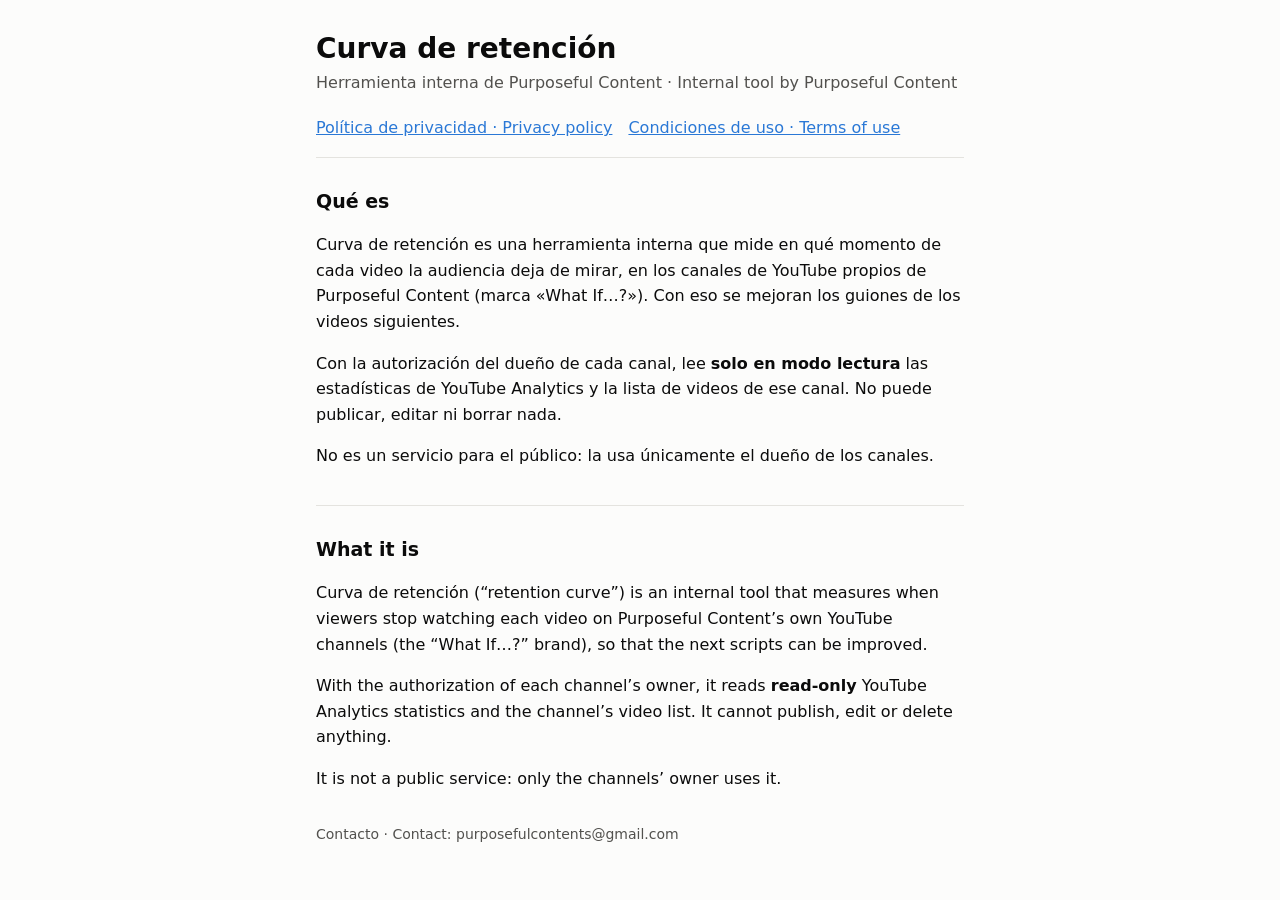
<file: index.html>
<!doctype html>
<html lang="es">
<head>
<meta charset="utf-8">
<meta name="viewport" content="width=device-width, initial-scale=1">
<title>Curva de retención</title>
<meta name="description" content="Herramienta interna de Purposeful Content para medir la retención de la audiencia en sus propios canales de YouTube.">
<link rel="stylesheet" href="estilo.css">
</head>
<body>
<main>
  <h1>Curva de retención</h1>
  <p class="sub">Herramienta interna de Purposeful Content · Internal tool by Purposeful Content</p>
  <nav>
    <a href="privacidad.html">Política de privacidad · Privacy policy</a>
    <a href="condiciones.html">Condiciones de uso · Terms of use</a>
  </nav>

  <h2>Qué es</h2>
  <p>Curva de retención es una herramienta interna que mide en qué momento de cada video la audiencia deja de mirar, en los
  canales de YouTube propios de Purposeful Content (marca «What If…?»). Con eso se mejoran los guiones de los videos
  siguientes.</p>
  <p>Con la autorización del dueño de cada canal, lee <strong>solo en modo lectura</strong> las estadísticas de YouTube
  Analytics y la lista de videos de ese canal. No puede publicar, editar ni borrar nada.</p>
  <p>No es un servicio para el público: la usa únicamente el dueño de los canales.</p>

  <hr>

  <h2>What it is</h2>
  <p>Curva de retención (“retention curve”) is an internal tool that measures when viewers stop watching each video on
  Purposeful Content’s own YouTube channels (the “What If…?” brand), so that the next scripts can be improved.</p>
  <p>With the authorization of each channel’s owner, it reads <strong>read-only</strong> YouTube Analytics statistics and
  the channel’s video list. It cannot publish, edit or delete anything.</p>
  <p>It is not a public service: only the channels’ owner uses it.</p>

  <footer>Contacto · Contact: purposefulcontents@gmail.com</footer>
</main>
</body>
</html>
</file>
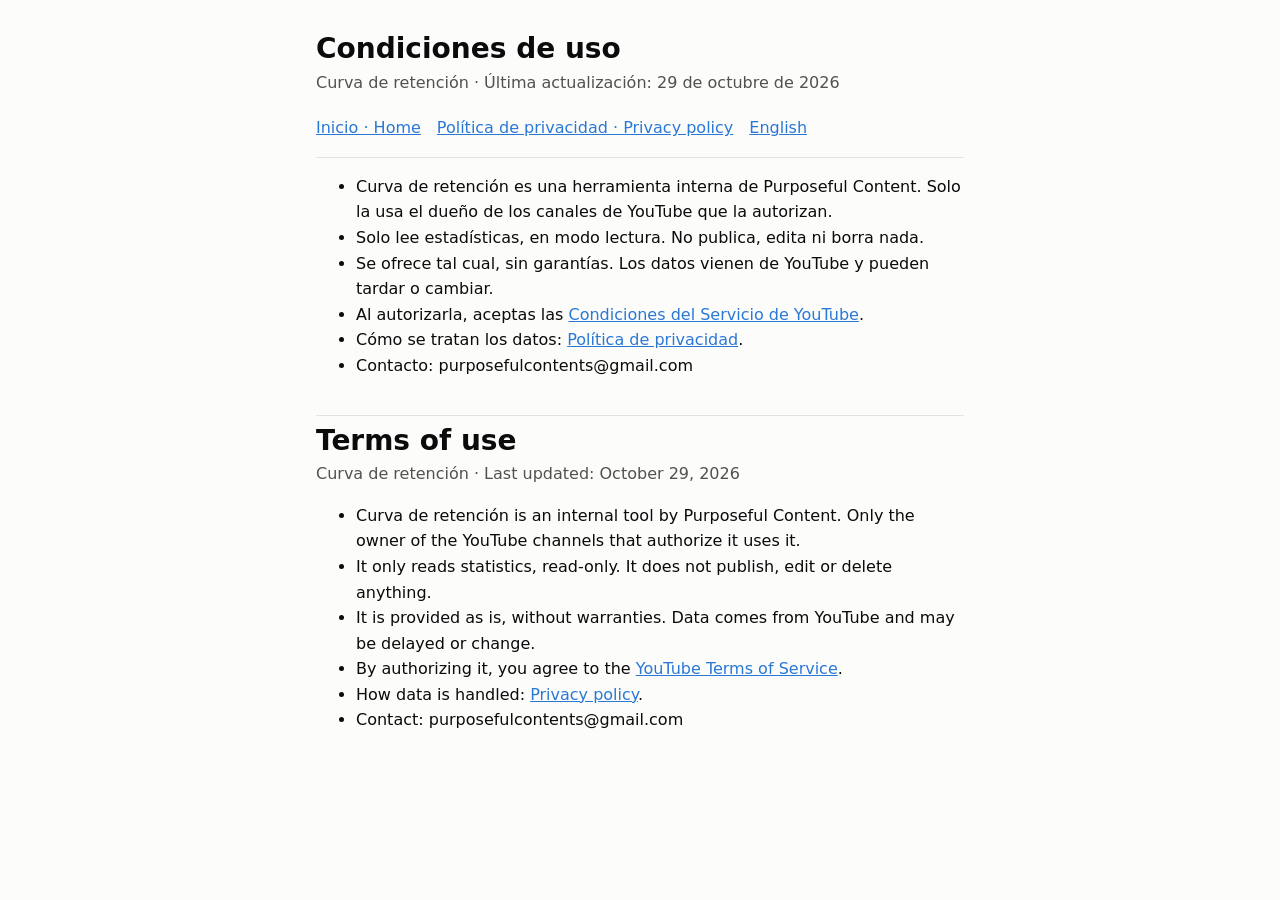
<file: condiciones.html>
<!doctype html>
<html lang="es">
<head>
<meta charset="utf-8">
<meta name="viewport" content="width=device-width, initial-scale=1">
<title>Condiciones de uso</title>
<meta name="description" content="Condiciones de uso de Curva de retención.">
<link rel="stylesheet" href="estilo.css">
</head>
<body>
<main>
  <h1>Condiciones de uso</h1>
  <p class="sub">Curva de retención · Última actualización: 29 de octubre de 2026</p>
  <nav>
    <a href="./">Inicio · Home</a>
    <a href="privacidad.html">Política de privacidad · Privacy policy</a>
    <a href="#en">English</a>
  </nav>

  <ul>
    <li>Curva de retención es una herramienta interna de Purposeful Content. Solo la usa el dueño de los canales de YouTube
      que la autorizan.</li>
    <li>Solo lee estadísticas, en modo lectura. No publica, edita ni borra nada.</li>
    <li>Se ofrece tal cual, sin garantías. Los datos vienen de YouTube y pueden tardar o cambiar.</li>
    <li>Al autorizarla, aceptas las <a href="https://www.youtube.com/t/terms">Condiciones del Servicio de YouTube</a>.</li>
    <li>Cómo se tratan los datos: <a href="privacidad.html">Política de privacidad</a>.</li>
    <li>Contacto: purposefulcontents@gmail.com</li>
  </ul>

  <hr id="en">

  <h1>Terms of use</h1>
  <p class="sub">Curva de retención · Last updated: October 29, 2026</p>
  <ul>
    <li>Curva de retención is an internal tool by Purposeful Content. Only the owner of the YouTube channels that authorize it
      uses it.</li>
    <li>It only reads statistics, read-only. It does not publish, edit or delete anything.</li>
    <li>It is provided as is, without warranties. Data comes from YouTube and may be delayed or change.</li>
    <li>By authorizing it, you agree to the <a href="https://www.youtube.com/t/terms">YouTube Terms of Service</a>.</li>
    <li>How data is handled: <a href="privacidad.html">Privacy policy</a>.</li>
    <li>Contact: purposefulcontents@gmail.com</li>
  </ul>
</main>
</body>
</html>
</file>
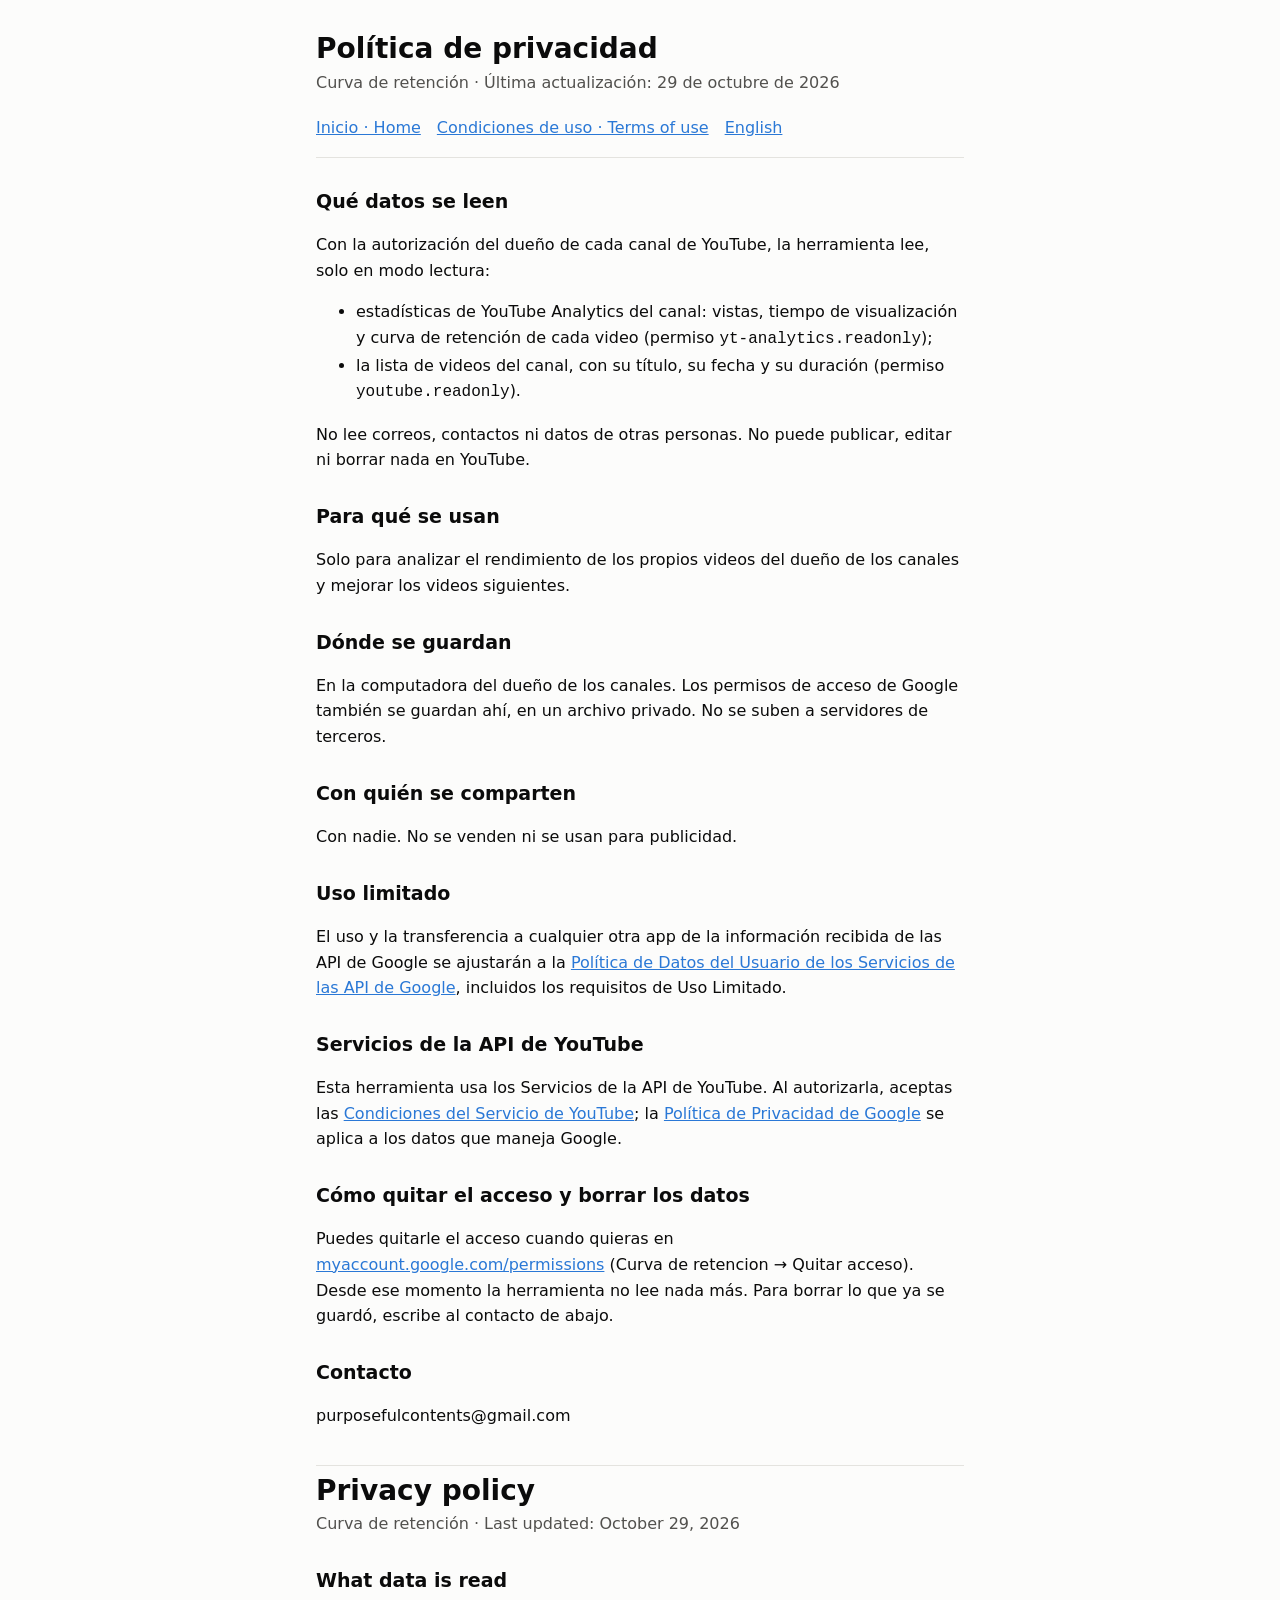
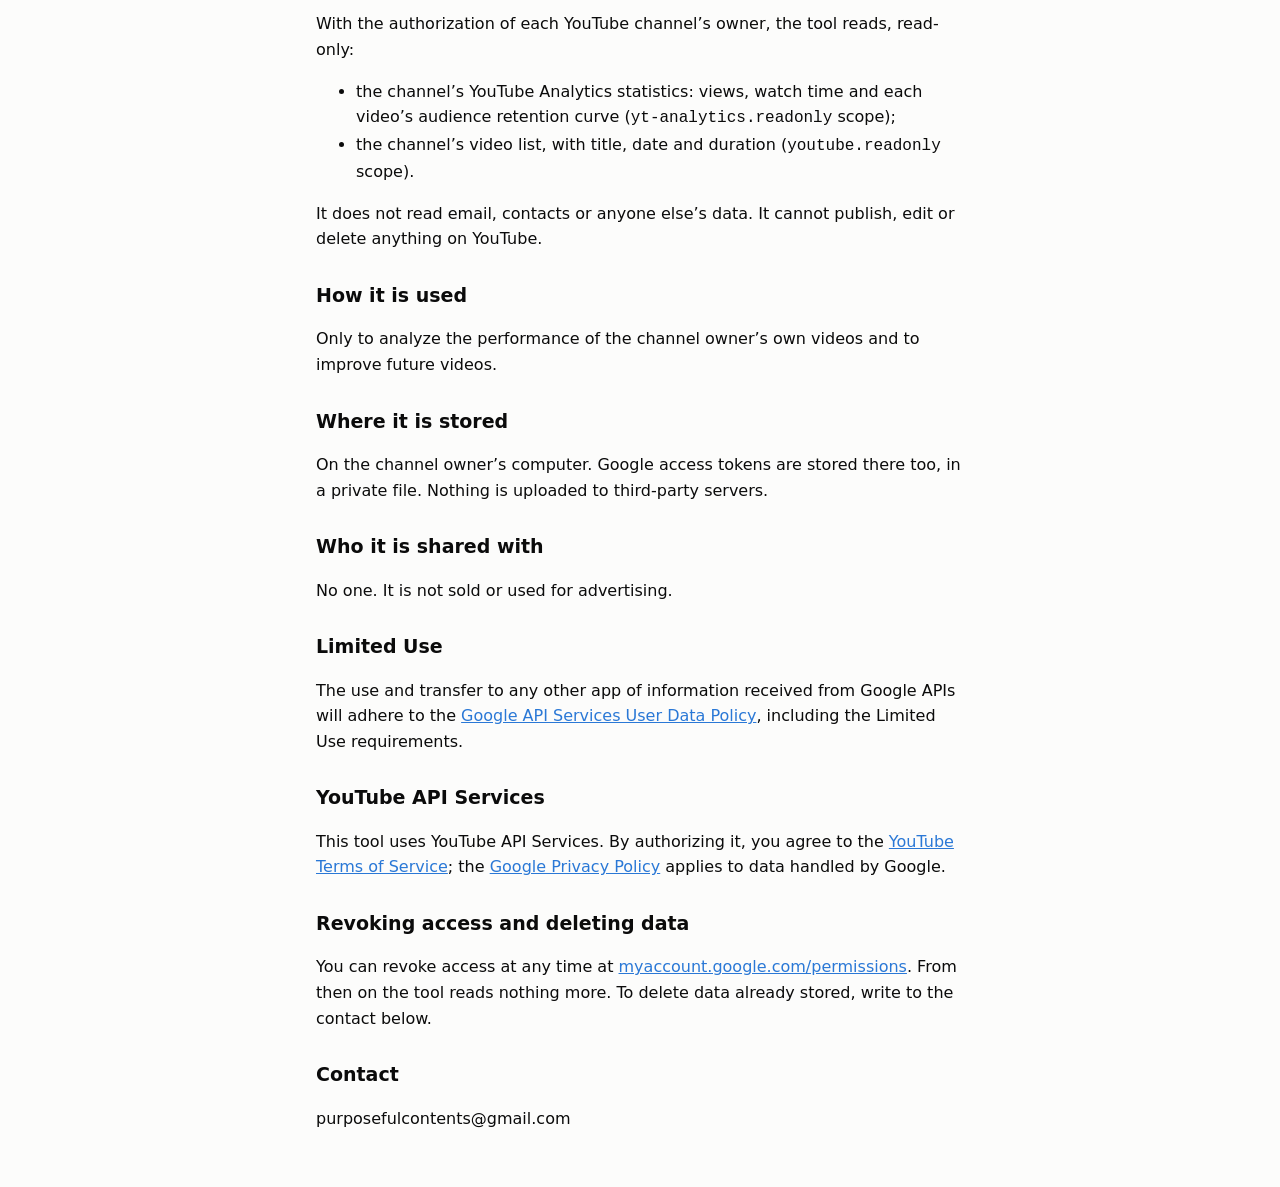
<file: privacidad.html>
<!doctype html>
<html lang="es">
<head>
<meta charset="utf-8">
<meta name="viewport" content="width=device-width, initial-scale=1">
<title>Política de privacidad</title>
<meta name="description" content="Política de privacidad de Curva de retención.">
<link rel="stylesheet" href="estilo.css">
</head>
<body>
<main>
  <h1>Política de privacidad</h1>
  <p class="sub">Curva de retención · Última actualización: 29 de octubre de 2026</p>
  <nav>
    <a href="./">Inicio · Home</a>
    <a href="condiciones.html">Condiciones de uso · Terms of use</a>
    <a href="#en">English</a>
  </nav>

  <h2>Qué datos se leen</h2>
  <p>Con la autorización del dueño de cada canal de YouTube, la herramienta lee, solo en modo lectura:</p>
  <ul>
    <li>estadísticas de YouTube Analytics del canal: vistas, tiempo de visualización y curva de retención de cada video
      (permiso <code>yt-analytics.readonly</code>);</li>
    <li>la lista de videos del canal, con su título, su fecha y su duración (permiso <code>youtube.readonly</code>).</li>
  </ul>
  <p>No lee correos, contactos ni datos de otras personas. No puede publicar, editar ni borrar nada en YouTube.</p>

  <h2>Para qué se usan</h2>
  <p>Solo para analizar el rendimiento de los propios videos del dueño de los canales y mejorar los videos siguientes.</p>

  <h2>Dónde se guardan</h2>
  <p>En la computadora del dueño de los canales. Los permisos de acceso de Google también se guardan ahí, en un archivo
  privado. No se suben a servidores de terceros.</p>

  <h2>Con quién se comparten</h2>
  <p>Con nadie. No se venden ni se usan para publicidad.</p>

  <h2>Uso limitado</h2>
  <p>El uso y la transferencia a cualquier otra app de la información recibida de las API de Google se ajustarán a la
  <a href="https://developers.google.com/terms/api-services-user-data-policy">Política de Datos del Usuario de los Servicios
  de las API de Google</a>, incluidos los requisitos de Uso Limitado.</p>

  <h2>Servicios de la API de YouTube</h2>
  <p>Esta herramienta usa los Servicios de la API de YouTube. Al autorizarla, aceptas las
  <a href="https://www.youtube.com/t/terms">Condiciones del Servicio de YouTube</a>; la
  <a href="https://policies.google.com/privacy">Política de Privacidad de Google</a> se aplica a los datos que maneja
  Google.</p>

  <h2>Cómo quitar el acceso y borrar los datos</h2>
  <p>Puedes quitarle el acceso cuando quieras en
  <a href="https://myaccount.google.com/permissions">myaccount.google.com/permissions</a> (Curva de retencion → Quitar
  acceso). Desde ese momento la herramienta no lee nada más. Para borrar lo que ya se guardó, escribe al contacto de abajo.</p>

  <h2>Contacto</h2>
  <p>purposefulcontents@gmail.com</p>

  <hr id="en">

  <h1>Privacy policy</h1>
  <p class="sub">Curva de retención · Last updated: October 29, 2026</p>

  <h2>What data is read</h2>
  <p>With the authorization of each YouTube channel’s owner, the tool reads, read-only:</p>
  <ul>
    <li>the channel’s YouTube Analytics statistics: views, watch time and each video’s audience retention curve
      (<code>yt-analytics.readonly</code> scope);</li>
    <li>the channel’s video list, with title, date and duration (<code>youtube.readonly</code> scope).</li>
  </ul>
  <p>It does not read email, contacts or anyone else’s data. It cannot publish, edit or delete anything on YouTube.</p>

  <h2>How it is used</h2>
  <p>Only to analyze the performance of the channel owner’s own videos and to improve future videos.</p>

  <h2>Where it is stored</h2>
  <p>On the channel owner’s computer. Google access tokens are stored there too, in a private file. Nothing is uploaded to
  third-party servers.</p>

  <h2>Who it is shared with</h2>
  <p>No one. It is not sold or used for advertising.</p>

  <h2>Limited Use</h2>
  <p>The use and transfer to any other app of information received from Google APIs will adhere to the
  <a href="https://developers.google.com/terms/api-services-user-data-policy">Google API Services User Data Policy</a>,
  including the Limited Use requirements.</p>

  <h2>YouTube API Services</h2>
  <p>This tool uses YouTube API Services. By authorizing it, you agree to the
  <a href="https://www.youtube.com/t/terms">YouTube Terms of Service</a>; the
  <a href="https://policies.google.com/privacy">Google Privacy Policy</a> applies to data handled by Google.</p>

  <h2>Revoking access and deleting data</h2>
  <p>You can revoke access at any time at
  <a href="https://myaccount.google.com/permissions">myaccount.google.com/permissions</a>. From then on the tool reads
  nothing more. To delete data already stored, write to the contact below.</p>

  <h2>Contact</h2>
  <p>purposefulcontents@gmail.com</p>
</main>
</body>
</html>
</file>
<file: estilo.css>
:root {
  color-scheme: light;
  --fondo: #fcfcfb;
  --tinta: #0b0b0b;
  --suave: #52514e;
  --linea: #e4e3df;
  --enlace: #2a78d6;
}
@media (prefers-color-scheme: dark) {
  :root {
    color-scheme: dark;
    --fondo: #1a1a19;
    --tinta: #f0efec;
    --suave: #c3c2b7;
    --linea: #3a3936;
    --enlace: #6aa6f0;
  }
}
* { box-sizing: border-box; }
body { margin: 0; background: var(--fondo); color: var(--tinta); font: 16px/1.6 system-ui, -apple-system, "Segoe UI", sans-serif; }
main { max-width: 680px; margin: 0 auto; padding: 32px 16px 48px; }
h1 { font-size: 28px; line-height: 1.2; margin: 0 0 4px; }
h2 { font-size: 19px; margin: 28px 0 6px; }
p, li { color: var(--tinta); }
.sub { color: var(--suave); margin-top: 0; }
a { color: var(--enlace); }
nav { display: flex; flex-wrap: wrap; gap: 16px; margin: 20px 0 8px; padding-bottom: 16px; border-bottom: 1px solid var(--linea); }
hr { border: 0; border-top: 1px solid var(--linea); margin: 36px 0 8px; }
footer { color: var(--suave); font-size: 14px; margin-top: 32px; }
</file>
